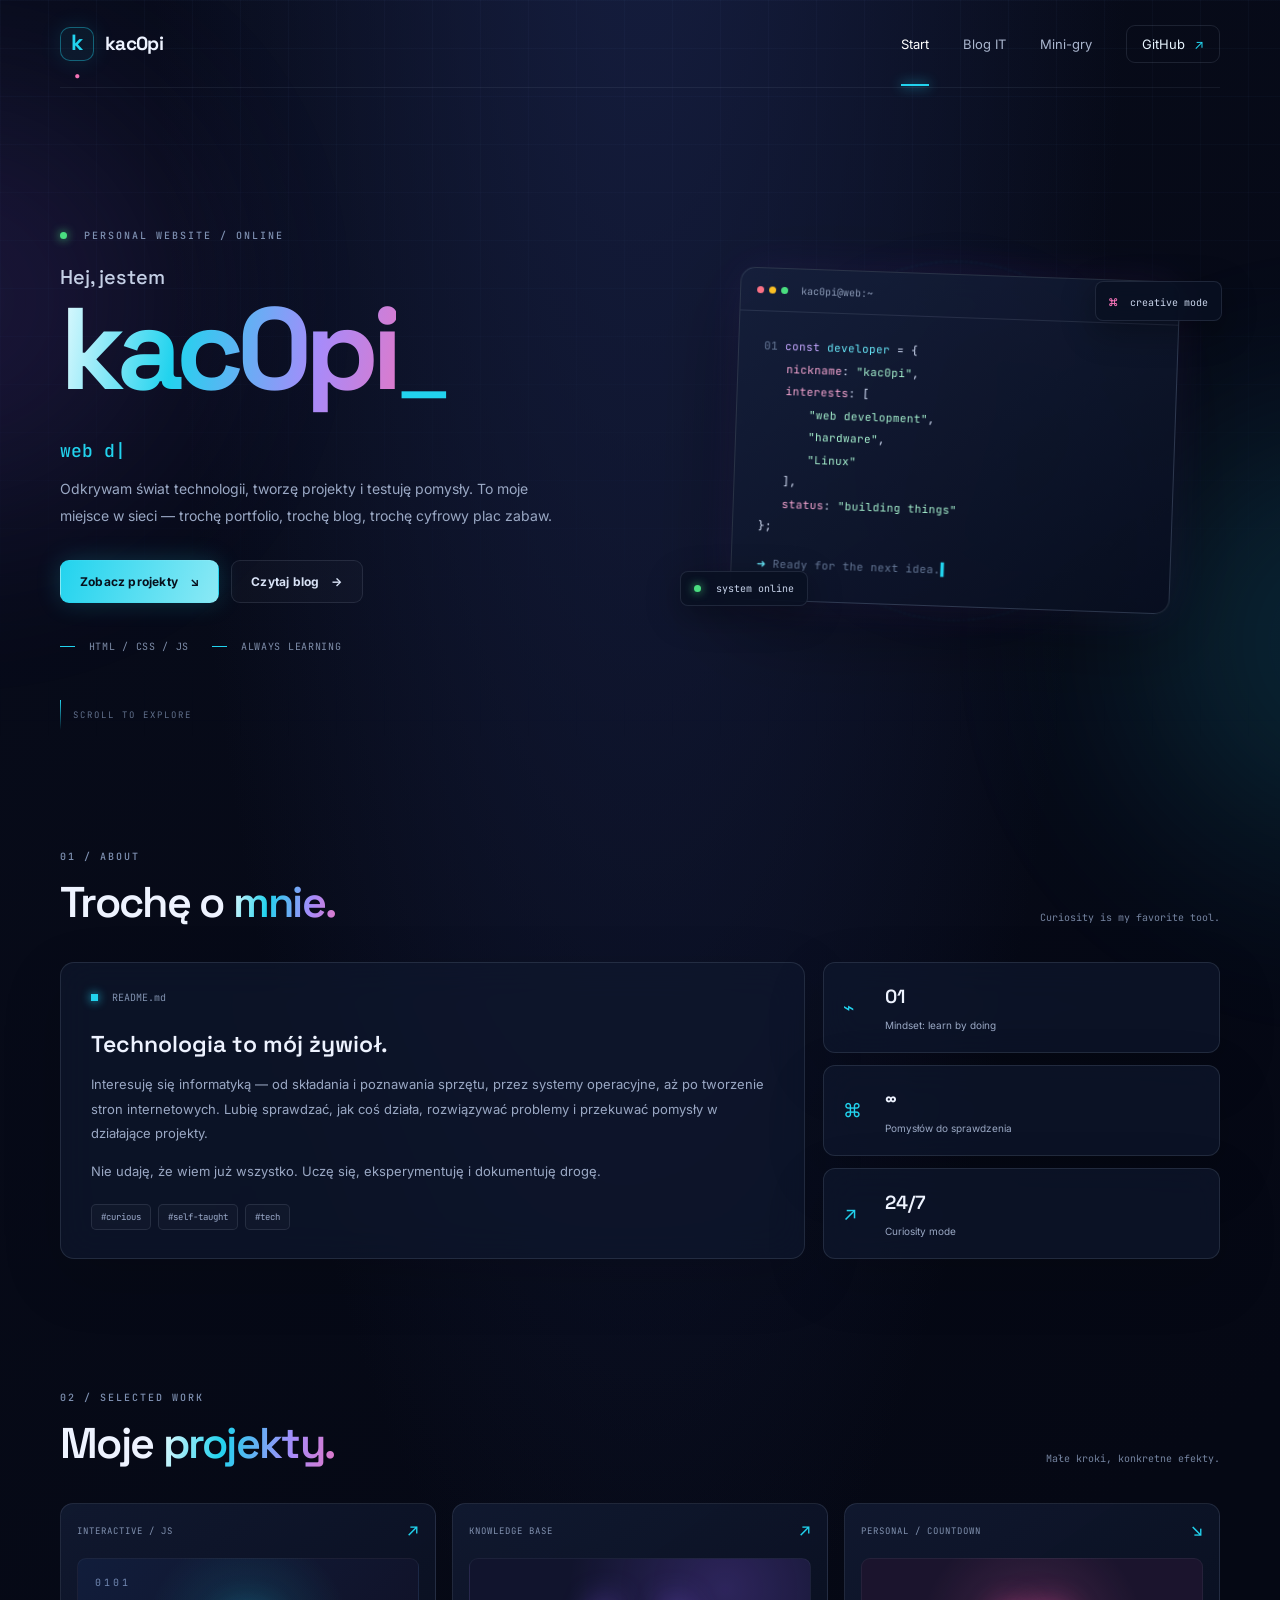
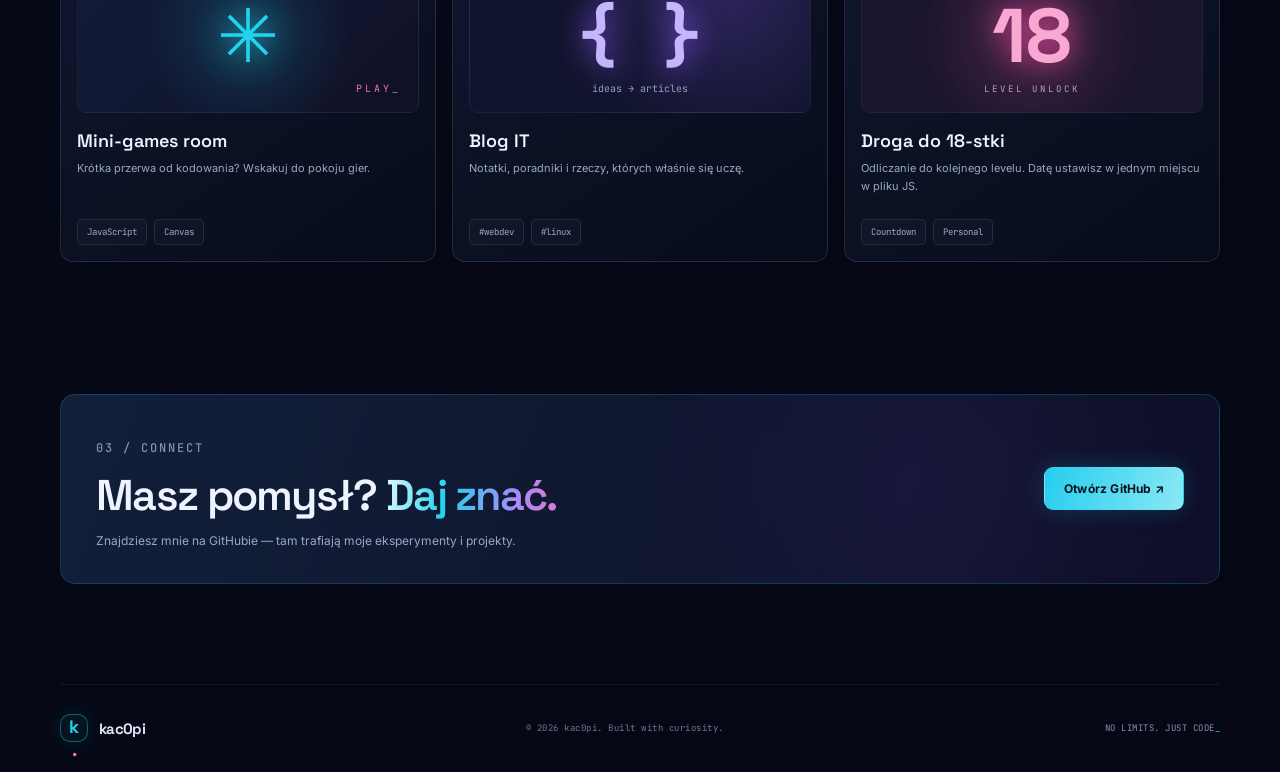
<file: index.html>
<!doctype html>
<html lang="pl">
<head>
  <meta charset="utf-8">
  <meta name="viewport" content="width=device-width, initial-scale=1">
  <meta name="theme-color" content="#070b18">
  <meta name="description" content="kac0pi — osobista strona, blog IT i mini-gry.">
  <title>kac0pi — personal space</title>
  <link rel="preconnect" href="https://fonts.googleapis.com">
  <link rel="preconnect" href="https://fonts.gstatic.com" crossorigin>
  <link href="https://fonts.googleapis.com/css2?family=Inter:wght@400;500;600;700&family=JetBrains+Mono:wght@400;500;600&family=Space+Grotesk:wght@400;500;600;700&display=swap" rel="stylesheet">
  <link rel="stylesheet" href="style.css">
  <script src="script.js" defer></script>
</head>
<body data-page="home">
  <div class="ambient ambient-one"></div><div class="ambient ambient-two"></div>
  <div class="site-shell">
    <header class="topbar">
      <a class="brand" href="index.html" aria-label="kac0pi — strona główna"><span class="brand-mark">k<span>.</span></span><span>kac0pi</span></a>
      <button class="menu-toggle" aria-label="Otwórz menu" aria-expanded="false"><span></span><span></span></button>
      <nav class="main-nav" aria-label="Główna nawigacja">
        <a class="active" href="index.html">Start</a><a href="blog.html">Blog IT</a><a href="gry.html">Mini-gry</a>
        <a class="nav-cta" href="https://github.com/" target="_blank" rel="noreferrer">GitHub <span>↗</span></a>
      </nav>
    </header>

    <main>
      <section class="hero section">
        <div class="hero-copy">
          <div class="eyebrow"><span class="status-dot"></span> PERSONAL WEBSITE / ONLINE</div>
          <p class="hero-kicker">Hej, jestem</p>
          <h1 class="hero-title"><span class="gradient-text">kac0pi</span><span class="cursor">_</span></h1>
          <p class="hero-subtitle"><span id="typing-text">IT enthusiast</span><span class="typing-caret">|</span></p>
          <p class="hero-description">Odkrywam świat technologii, tworzę projekty i testuję pomysły. To moje miejsce w sieci — trochę portfolio, trochę blog, trochę cyfrowy plac zabaw.</p>
          <div class="hero-actions"><a class="button button-primary" href="#projects">Zobacz projekty <span>↘</span></a><a class="button button-ghost" href="blog.html">Czytaj blog <span>→</span></a></div>
          <div class="hero-meta"><span><i class="meta-line"></i> HTML / CSS / JS</span><span><i class="meta-line"></i> Always learning</span></div>
        </div>
        <div class="hero-visual" aria-label="Dekoracyjna grafika terminala">
          <div class="orb orb-a"></div><div class="orb orb-b"></div>
          <div class="terminal-card">
            <div class="terminal-top"><div class="terminal-dots"><b></b><b></b><b></b></div><span>kac0pi@web:~</span><span class="terminal-lock">⌁</span></div>
            <div class="terminal-body">
              <p><span class="term-muted">01</span> <span class="term-purple">const</span> <span class="term-cyan">developer</span> = {</p>
              <p class="indent"><span class="term-pink">nickname</span>: <span class="term-green">"kac0pi"</span>,</p>
              <p class="indent"><span class="term-pink">interests</span>: [</p>
              <p class="indent2"><span class="term-green">"web development"</span>,</p>
              <p class="indent2"><span class="term-green">"hardware"</span>,</p>
              <p class="indent2"><span class="term-green">"Linux"</span></p>
              <p class="indent">],</p>
              <p class="indent"><span class="term-pink">status</span>: <span class="term-green">"building things"</span></p>
              <p>};</p>
              <p class="terminal-last"><span class="term-cyan">➜</span> <span class="term-muted">Ready for the next idea.</span><span class="blink">▌</span></p>
            </div>
          </div>
          <div class="float-chip chip-top"><span class="chip-icon">⌘</span> creative mode</div>
          <div class="float-chip chip-bottom"><span class="status-dot"></span> system online</div>
        </div>
        <div class="scroll-cue"><span></span> SCROLL TO EXPLORE</div>
      </section>

      <section class="section about-section" id="about">
        <div class="section-heading"><div><p class="eyebrow">01 / ABOUT</p><h2>Trochę o <span class="gradient-text">mnie.</span></h2></div><p class="section-aside">Curiosity is my favorite tool.</p></div>
        <div class="about-grid">
          <div class="about-panel glass-panel"><div class="panel-label"><span class="tiny-square"></span> README.md</div><h3>Technologia to mój żywioł.</h3><p>Interesuję się informatyką — od składania i poznawania sprzętu, przez systemy operacyjne, aż po tworzenie stron internetowych. Lubię sprawdzać, jak coś działa, rozwiązywać problemy i przekuwać pomysły w działające projekty.</p><p>Nie udaję, że wiem już wszystko. Uczę się, eksperymentuję i dokumentuję drogę.</p><div class="tag-row"><span class="tag">#curious</span><span class="tag">#self-taught</span><span class="tag">#tech</span></div></div>
          <div class="stats-column"><div class="stat-card glass-panel"><span class="stat-icon">⌁</span><strong>01</strong><span>Mindset: learn by doing</span></div><div class="stat-card glass-panel"><span class="stat-icon">⌘</span><strong>∞</strong><span>Pomysłów do sprawdzenia</span></div><div class="stat-card glass-panel"><span class="stat-icon">↗</span><strong>24/7</strong><span>Curiosity mode</span></div></div>
        </div>
      </section>

      <section class="section" id="projects">
        <div class="section-heading"><div><p class="eyebrow">02 / SELECTED WORK</p><h2>Moje <span class="gradient-text">projekty.</span></h2></div><p class="section-aside">Małe kroki, konkretne efekty.</p></div>
        <div class="project-grid">
          <a class="project-card project-featured" href="gry.html"><div class="project-top"><span class="project-type">INTERACTIVE / JS</span><span class="project-arrow">↗</span></div><div class="project-art art-games"><span class="pixel">0101</span><span class="game-symbol">✳</span><span class="pixel pixel-two">PLAY_</span></div><h3>Mini-games room</h3><p>Krótka przerwa od kodowania? Wskakuj do pokoju gier.</p><div class="tag-row"><span class="tag">JavaScript</span><span class="tag">Canvas</span></div></a>
          <a class="project-card" href="blog.html"><div class="project-top"><span class="project-type">KNOWLEDGE BASE</span><span class="project-arrow">↗</span></div><div class="project-art art-blog"><span class="code-bracket">{ }</span><span class="art-caption">ideas → articles</span></div><h3>Blog IT</h3><p>Notatki, poradniki i rzeczy, których właśnie się uczę.</p><div class="tag-row"><span class="tag">#webdev</span><span class="tag">#linux</span></div></a>
          <a class="project-card" href="https://kac0pi.github.io/osiemnastka/" target="_blank" rel="noopener noreferrer"><div class="project-top"><span class="project-type">PERSONAL / COUNTDOWN</span><span class="project-arrow">↘</span></div><div class="project-art art-countdown"><span class="count-number">18</span><span class="count-caption">LEVEL UNLOCK</span></div><h3>Droga do 18-stki</h3><p>Odliczanie do kolejnego levelu. Datę ustawisz w jednym miejscu w pliku JS.</p><div class="tag-row"><span class="tag">Countdown</span><span class="tag">Personal</span></div></a>
        </div>
</section>

      <section class="section contact-section"><div class="contact-card"><div><p class="eyebrow">03 / CONNECT</p><h2>Masz pomysł? <span class="gradient-text">Daj znać.</span></h2><p class="muted">Znajdziesz mnie na GitHubie — tam trafiają moje eksperymenty i projekty.</p></div><a class="button button-primary" href="https://github.com/" target="_blank" rel="noreferrer">Otwórz GitHub ↗</a><div class="contact-glow"></div></div></section>
    </main>
    <footer class="footer"><a class="brand footer-brand" href="index.html"><span class="brand-mark">k<span>.</span></span><span>kac0pi</span></a><span>© <span data-year></span> kac0pi. Built with curiosity.</span><span class="footer-right">NO LIMITS. JUST CODE<span class="footer-pulse">_</span></span></footer>
  </div>
</body>
</html>
</file>
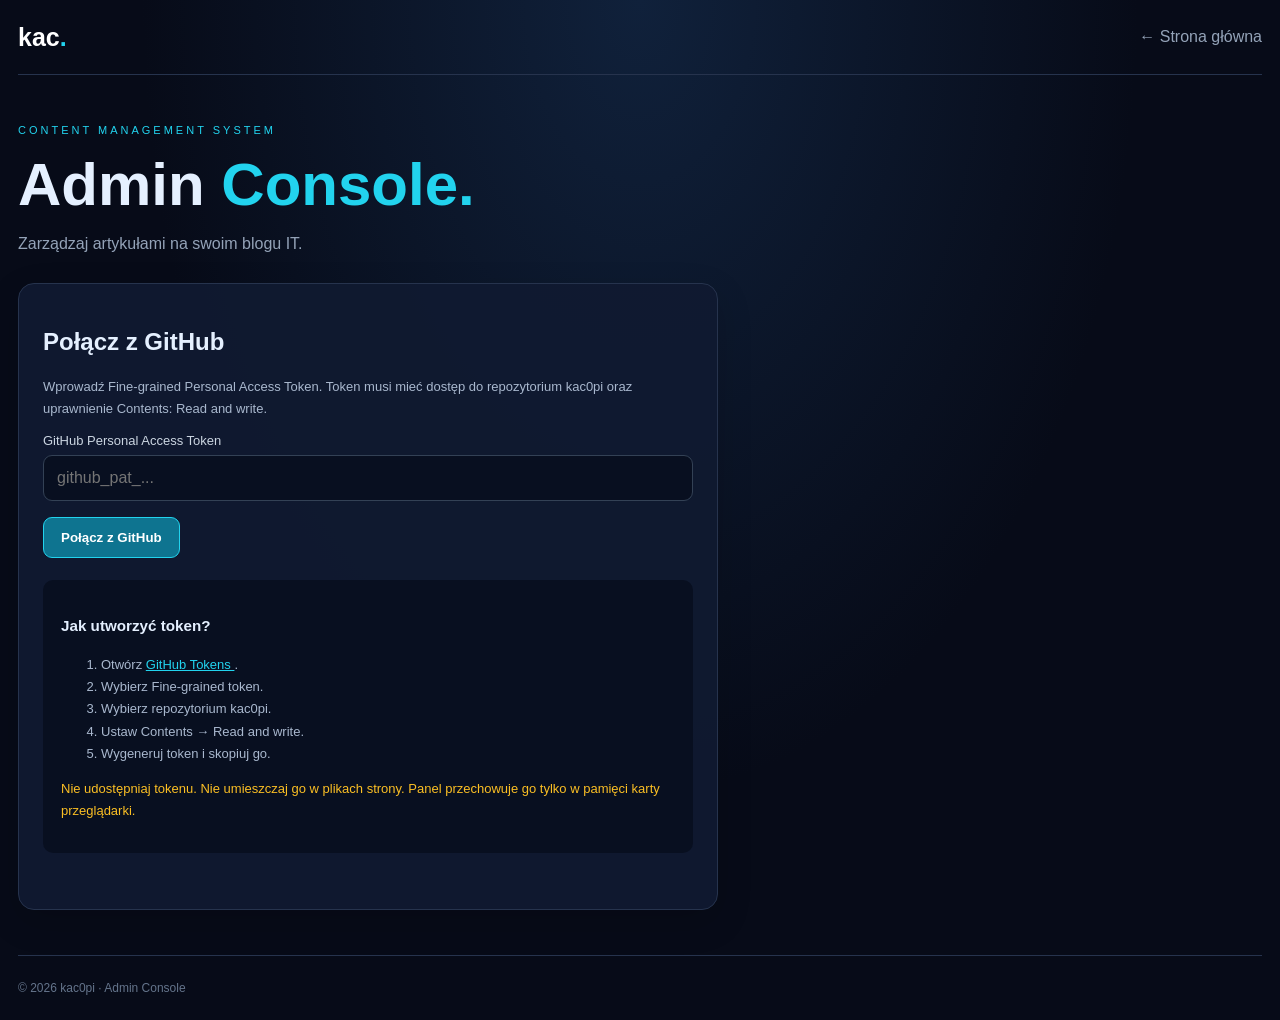
<file: admin/index.html>
<!DOCTYPE html>
<html lang="pl">
<head>
    <meta charset="UTF-8">
    <meta name="viewport" content="width=device-width, initial-scale=1.0">
    <meta name="robots" content="noindex,nofollow">
    <meta name="theme-color" content="#070b18">
    <title>Admin Console | kac0pi</title>
    <link rel="stylesheet" href="admin.css">
    <script src="admin.js" defer></script>
</head>
<body>
<div class="container">

    <header>
        <a href="../index.html" class="logo">kac<span>.</span></a>
        <a href="../index.html" class="back">← Strona główna</a>
    </header>

    <main>
        <section class="heading">
            <span class="eyebrow">CONTENT MANAGEMENT SYSTEM</span>
            <h1>Admin <span>Console.</span></h1>
            <p>Zarządzaj artykułami na swoim blogu IT.</p>
        </section>

        <!-- LOGOWANIE -->
        <section class="panel login" id="login">
            <h2>Połącz z GitHub</h2>
            <p>
                Wprowadź Fine-grained Personal Access Token.
                Token musi mieć dostęp do repozytorium kac0pi
                oraz uprawnienie Contents: Read and write.
            </p>

            <form id="loginForm">
                <label for="token">GitHub Personal Access Token</label>
                <input
                    type="password"
                    id="token"
                    placeholder="github_pat_..."
                    autocomplete="off"
                    required
                >
                <button type="submit" id="connect">
                    Połącz z GitHub
                </button>
            </form>

            <div class="help">
                <h3>Jak utworzyć token?</h3>
                <ol>
                    <li>
                        Otwórz
                        <a href="https://github.com/settings/personal-access-tokens/new"
                           target="_blank" rel="noopener noreferrer">
                            GitHub Tokens
                        </a>.
                    </li>
                    <li>Wybierz Fine-grained token.</li>
                    <li>Wybierz repozytorium kac0pi.</li>
                    <li>Ustaw Contents → Read and write.</li>
                    <li>Wygeneruj token i skopiuj go.</li>
                </ol>
                <p class="warning">
                    Nie udostępniaj tokenu. Nie umieszczaj go w plikach strony.
                    Panel przechowuje go tylko w pamięci karty przeglądarki.
                </p>
            </div>

            <div id="loginMessage" class="message"
                 role="status" aria-live="polite"></div>
        </section>

        <!-- GŁÓWNY PANEL -->
        <section id="workspace" hidden>

            <div class="toolbar panel">
                <div>
                    <strong>kac0pi / kac0pi</strong>
                    <small id="connectionStatus">Połączono</small>
                </div>
                <button type="button" class="secondary" id="logout">
                    Rozłącz
                </button>
            </div>

            <div class="layout">

                <!-- LISTA ARTYKUŁÓW -->
                <aside class="panel sidebar">
                    <div class="sidebar-heading">
                        <h2>Artykuły</h2>
                        <button type="button" id="newPost">+ Nowy</button>
                    </div>

                    <input
                        type="search"
                        id="search"
                        placeholder="Szukaj artykułu..."
                        aria-label="Szukaj artykułu"
                    >

                    <div id="postList" class="post-list">
                        <p class="muted">Brak załadowanych artykułów.</p>
                    </div>
                </aside>

                <!-- EDYTOR -->
                <section class="panel editor">
                    <h2 id="editorTitle">Nowy artykuł</h2>

                    <form id="postForm">
                        <label for="title">Tytuł artykułu</label>
                        <input
                            id="title"
                            required
                            maxlength="120"
                            placeholder="Np. Moja przygoda z Linuxem"
                        >

                        <div class="form-grid">
                            <div>
                                <label for="date">Data publikacji</label>
                                <input id="date" type="date" required>
                            </div>
                            <div>
                                <label for="category">Kategoria</label>
                                <input id="category" value="IT">
                            </div>
                        </div>

                        <label for="description">Krótki opis</label>
                        <input
                            id="description"
                            maxlength="220"
                            placeholder="Opis widoczny na liście wpisów"
                        >

                        <label for="tags">Tagi</label>
                        <input
                            id="tags"
                            placeholder="webdev, hardware, linux"
                        >

                        <label for="content">Treść artykułu (Markdown)</label>
                        <textarea
                            id="content"
                            required
                            placeholder="# Mój artykuł

Tutaj wpisz treść artykułu.

## Pierwszy nagłówek

Możesz używać Markdown:
- lista
- **pogrubienie**
- [link](https://example.com)"
                        ></textarea>

                        <div class="buttons">
                            <button type="button" class="secondary" id="preview">
                                Podgląd
                            </button>

                            <button
                                type="button"
                                class="danger"
                                id="deletePost"
                                hidden
                            >
                                Usuń artykuł
                            </button>

                            <button type="submit" id="save">
                                Zapisz i opublikuj
                            </button>
                        </div>
                    </form>

                    <div id="editorMessage" class="message"
                         role="status" aria-live="polite"></div>
                </section>
            </div>

            <!-- PODGLĄD -->
            <section class="panel preview-panel" id="previewPanel" hidden>
                <div class="preview-heading">
                    <h2>Podgląd artykułu</h2>
                    <button type="button" class="secondary" id="closePreview">
                        Zamknij
                    </button>
                </div>
                <article id="previewContent"></article>
            </section>

        </section>
    </main>

    <footer>
        © <span id="year"></span> kac0pi · Admin Console
    </footer>

</div>
</body>
</html>
</file>
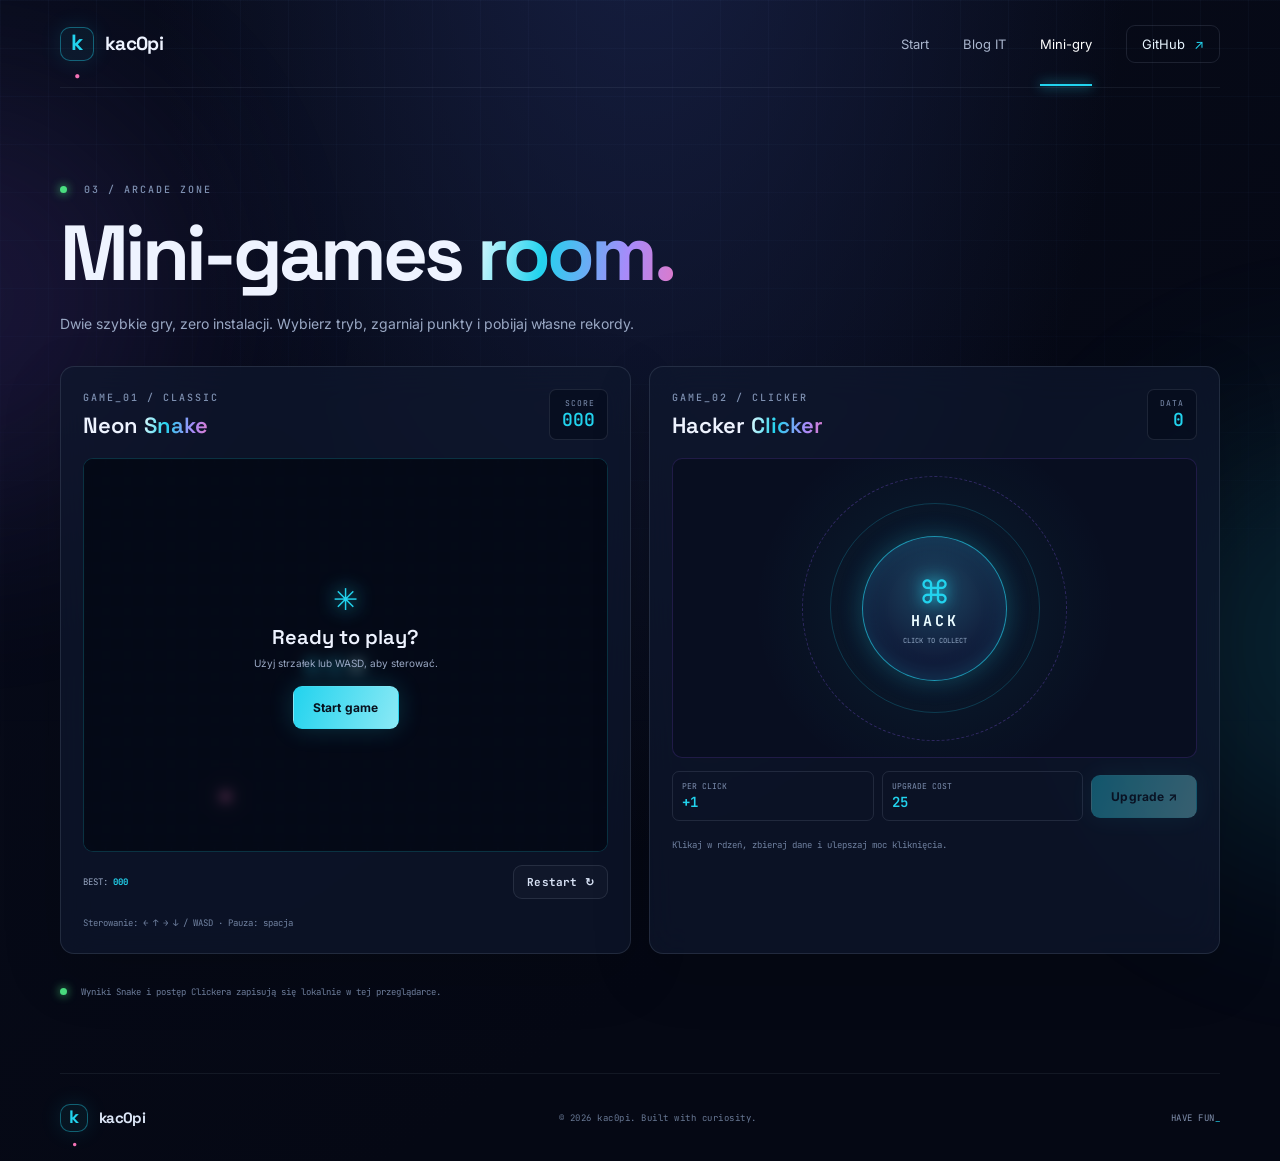
<file: gry.html>
<!doctype html>
<html lang="pl">
<head><meta charset="utf-8"><meta name="viewport" content="width=device-width, initial-scale=1"><meta name="theme-color" content="#070b18"><meta name="description" content="Mini-gry kac0pi — Snake i Hacker Clicker."><title>Mini-games room — kac0pi</title>
<link rel="preconnect" href="https://fonts.googleapis.com"><link rel="preconnect" href="https://fonts.gstatic.com" crossorigin><link href="https://fonts.googleapis.com/css2?family=Inter:wght@400;500;600;700&family=JetBrains+Mono:wght@400;500;600&family=Space+Grotesk:wght@400;500;600;700&display=swap" rel="stylesheet"><link rel="stylesheet" href="style.css"><script src="script.js" defer></script></head>
<body data-page="games"><div class="ambient ambient-one"></div><div class="ambient ambient-two"></div><div class="site-shell">
<header class="topbar"><a class="brand" href="index.html"><span class="brand-mark">k<span>.</span></span><span>kac0pi</span></a><button class="menu-toggle" aria-label="Otwórz menu" aria-expanded="false"><span></span><span></span></button><nav class="main-nav"><a href="index.html">Start</a><a href="blog.html">Blog IT</a><a class="active" href="gry.html">Mini-gry</a><a class="nav-cta" href="https://github.com/" target="_blank" rel="noreferrer">GitHub <span>↗</span></a></nav></header>
<main class="page-main games-main"><section class="page-hero"><p class="eyebrow"><span class="status-dot"></span> 03 / ARCADE ZONE</p><h1>Mini-games <span class="gradient-text">room.</span></h1><p>Dwie szybkie gry, zero instalacji. Wybierz tryb, zgarniaj punkty i pobijaj własne rekordy.</p></section>
<section class="games-grid">
  <article class="game-panel glass-panel snake-panel"><div class="game-heading"><div><p class="eyebrow">GAME_01 / CLASSIC</p><h2>Neon <span class="gradient-text">Snake</span></h2></div><div class="score-box"><span>SCORE</span><strong id="snake-score">000</strong></div></div><div class="snake-wrap"><canvas id="snake-canvas" width="480" height="360" aria-label="Plansza gry Snake"></canvas><div class="game-overlay" id="snake-overlay"><div><span class="overlay-symbol">✳</span><h3>Ready to play?</h3><p>Użyj strzałek lub WASD, aby sterować.</p><button class="button button-primary" id="snake-start">Start game</button></div></div></div><div class="game-controls"><span class="muted">BEST: <b id="snake-best">000</b></span><button class="button button-small button-ghost" id="snake-restart">Restart ↻</button></div><div class="mobile-pad"><button data-dir="up">↑</button><div><button data-dir="left">←</button><button data-dir="down">↓</button><button data-dir="right">→</button></div></div><p class="game-hint">Sterowanie: ← ↑ → ↓ / WASD · Pauza: spacja</p></article>
  <article class="game-panel glass-panel clicker-panel"><div class="game-heading"><div><p class="eyebrow">GAME_02 / CLICKER</p><h2>Hacker <span class="gradient-text">Clicker</span></h2></div><div class="score-box"><span>DATA</span><strong id="clicker-score">0</strong></div></div><div class="clicker-stage"><div class="clicker-ring ring-one"></div><div class="clicker-ring ring-two"></div><button class="core-button" id="hack-button" aria-label="Zbieraj dane"><span class="core-icon">⌘</span><span>HACK</span><small>CLICK TO COLLECT</small></button><div class="clicker-toast" id="clicker-toast">+1 DATA</div></div><div class="clicker-stats"><div><span>PER CLICK</span><strong id="click-power">+1</strong></div><div><span>UPGRADE COST</span><strong id="upgrade-cost">25</strong></div><button class="button button-primary" id="upgrade-button" disabled>Upgrade ↗</button></div><p class="game-hint">Klikaj w rdzeń, zbieraj dane i ulepszaj moc kliknięcia.</p></article>
</section><p class="games-footnote"><span class="status-dot"></span> Wyniki Snake i postęp Clickera zapisują się lokalnie w tej przeglądarce.</p></main>
<footer class="footer"><a class="brand footer-brand" href="index.html"><span class="brand-mark">k<span>.</span></span><span>kac0pi</span></a><span>© <span data-year></span> kac0pi. Built with curiosity.</span><span class="footer-right">HAVE FUN<span class="footer-pulse">_</span></span></footer></div></body></html>
</file>
<file: style.css>
/* kac0pi — cyber / tech-premium UI */
:root{--bg:#070b18;--bg2:#0b1022;--panel:rgba(16,24,47,.68);--line:rgba(148,163,184,.16);--text:#eef3ff;--muted:#9aa8c4;--cyan:#22d3ee;--purple:#8b5cf6;--pink:#f472b6;--mono:"JetBrains Mono",monospace;--display:"Space Grotesk",sans-serif;--body:"Inter",sans-serif}
*{box-sizing:border-box}html{scroll-behavior:smooth;scroll-padding-top:100px}body{margin:0;min-height:100vh;color:var(--text);font-family:var(--body);background:radial-gradient(ellipse at 50% -20%,#172044 0%,transparent 55%),linear-gradient(145deg,#080c1b,#050814 70%);overflow-x:hidden}body:before{content:"";position:fixed;inset:0;pointer-events:none;z-index:-1;background-image:linear-gradient(rgba(85,112,170,.055) 1px,transparent 1px),linear-gradient(90deg,rgba(85,112,170,.055) 1px,transparent 1px);background-size:48px 48px;mask-image:linear-gradient(to bottom,black,transparent 85%)}a{color:inherit;text-decoration:none}button,input{font:inherit}.ambient{position:fixed;width:420px;height:420px;border-radius:50%;filter:blur(110px);opacity:.14;pointer-events:none;z-index:-1}.ambient-one{background:var(--purple);top:10%;left:-250px}.ambient-two{background:var(--cyan);right:-280px;top:48%}.site-shell{width:min(1160px,calc(100% - 48px));margin:auto}.topbar{height:88px;display:flex;align-items:center;justify-content:space-between;border-bottom:1px solid rgba(148,163,184,.1);position:relative;z-index:10}.brand{display:inline-flex;align-items:center;gap:11px;font:700 19px var(--display);letter-spacing:-.7px}.brand-mark{width:34px;height:34px;display:grid;place-items:center;border:1px solid rgba(34,211,238,.4);border-radius:10px;color:var(--cyan);font:700 22px var(--display);box-shadow:0 0 22px rgba(34,211,238,.12);background:rgba(34,211,238,.06)}.brand-mark span{color:var(--pink)}.main-nav{display:flex;align-items:center;gap:34px;color:#aab6ce;font-size:13px}.main-nav a{transition:.2s}.main-nav a:hover,.main-nav a.active{color:#fff}.main-nav a.active{position:relative}.main-nav a.active:after{content:"";position:absolute;left:0;right:0;bottom:-34px;height:2px;background:var(--cyan);box-shadow:0 0 12px var(--cyan)}.main-nav .nav-cta{border:1px solid var(--line);padding:10px 15px;border-radius:9px;color:#e8f5ff}.nav-cta span{color:var(--cyan);margin-left:5px}.menu-toggle{display:none;background:none;border:0}.section{padding:112px 0 20px}.hero{min-height:650px;display:grid;grid-template-columns:1.05fr .95fr;align-items:center;gap:45px;position:relative;padding-top:76px}.eyebrow{font:500 10px var(--mono);letter-spacing:2px;color:#7f91b2;margin:0 0 22px}.status-dot{display:inline-block;width:7px;height:7px;border-radius:50%;background:#4ade80;box-shadow:0 0 10px #4ade80;margin-right:9px}.hero-kicker{font:500 20px var(--display);color:#c5d0e6;margin:0 0 3px}.hero-title{font:700 clamp(68px,10vw,116px)/.98 var(--display);letter-spacing:-7px;margin:0}.gradient-text{background:linear-gradient(100deg,#e9fbff 0%,var(--cyan) 35%,#a78bfa 75%,var(--pink) 110%);-webkit-background-clip:text;background-clip:text;color:transparent}.cursor{color:var(--cyan);font:400 .8em var(--mono);animation:blink 1s steps(2,start) infinite}.hero-subtitle{font:500 18px var(--mono);color:var(--cyan);margin:22px 0 13px;min-height:24px}.typing-caret{animation:blink .8s steps(2,start) infinite}.hero-description{max-width:500px;color:var(--muted);font-size:14px;line-height:1.9;margin:0}.hero-actions{display:flex;gap:12px;margin-top:30px;flex-wrap:wrap}.button{display:inline-flex;align-items:center;justify-content:center;gap:12px;padding:13px 19px;border-radius:9px;font-size:12px;font-weight:700;letter-spacing:.2px;border:1px solid transparent;cursor:pointer;transition:transform .2s,box-shadow .2s,background .2s}.button:hover{transform:translateY(-2px)}.button-primary{color:#07101d;background:linear-gradient(110deg,var(--cyan),#8be9f5);box-shadow:0 0 25px rgba(34,211,238,.2)}.button-primary:hover{box-shadow:0 0 32px rgba(34,211,238,.38)}.button-ghost{color:#d8e2f5;border-color:var(--line);background:rgba(255,255,255,.025)}.button-ghost:hover{border-color:rgba(34,211,238,.45)}.button-small{padding:9px 13px;font-size:11px}.hero-meta{display:flex;gap:23px;margin-top:37px;color:#7f8eaa;font:10px var(--mono);text-transform:uppercase;letter-spacing:.7px}.meta-line{display:inline-block;width:15px;height:1px;background:var(--cyan);vertical-align:middle;margin-right:7px}.hero-visual{min-height:420px;display:grid;place-items:center;position:relative}.terminal-card{width:min(100%,440px);position:relative;z-index:2;border:1px solid rgba(148,163,184,.22);border-radius:15px;background:linear-gradient(145deg,rgba(21,31,59,.88),rgba(7,13,30,.91));box-shadow:0 25px 90px rgba(0,0,0,.35),0 0 45px rgba(139,92,246,.11);backdrop-filter:blur(18px);transform:rotate(2deg)}.terminal-top{height:43px;border-bottom:1px solid var(--line);display:flex;align-items:center;padding:0 16px;gap:13px;color:#8b9ab6;font:10px var(--mono)}.terminal-dots{display:flex;gap:5px}.terminal-dots b{width:7px;height:7px;border-radius:50%;background:#fb7185}.terminal-dots b:nth-child(2){background:#fbbf24}.terminal-dots b:nth-child(3){background:#4ade80}.terminal-lock{margin-left:auto;color:var(--cyan)}.terminal-body{padding:23px 25px 25px;font:11px/2.05 var(--mono);color:#dce7ff}.terminal-body p{margin:0}.term-muted{color:#657796}.term-purple{color:#c4a7ff}.term-cyan{color:#67e8f9}.term-pink{color:#f9a8d4}.term-green{color:#a7f3d0}.indent{padding-left:23px}.indent2{padding-left:47px}.terminal-last{margin-top:15px!important}.blink{color:var(--cyan);animation:blink .8s steps(2,start) infinite}.orb{position:absolute;border-radius:50%;filter:blur(1px)}.orb-a{width:290px;height:290px;border:1px solid rgba(139,92,246,.22);box-shadow:inset 0 0 70px rgba(139,92,246,.07),0 0 90px rgba(139,92,246,.07)}.orb-b{width:360px;height:360px;border:1px dashed rgba(34,211,238,.13);animation:spin 45s linear infinite}.float-chip{position:absolute;z-index:3;padding:10px 13px;border:1px solid var(--line);border-radius:8px;background:rgba(9,16,34,.85);backdrop-filter:blur(12px);font:10px var(--mono);color:#c9d5eb;box-shadow:0 10px 35px #0005}.chip-top{top:50px;right:-2px}.chip-bottom{bottom:45px;left:-10px}.chip-icon{color:var(--pink);font-size:14px;margin-right:7px}.scroll-cue{position:absolute;bottom:8px;left:0;display:flex;align-items:center;gap:12px;font:9px var(--mono);letter-spacing:2px;color:#61708c}.scroll-cue span{height:30px;width:1px;background:linear-gradient(var(--cyan),transparent)}.section-heading{display:flex;align-items:end;justify-content:space-between;margin-bottom:32px}.section-heading h2,.contact-card h2{font:600 clamp(30px,4vw,43px) var(--display);letter-spacing:-1.7px;margin:0}.section-heading .eyebrow{margin-bottom:12px}.section-aside{font:10px var(--mono);color:#7584a0;margin:0 0 6px}.about-grid{display:grid;grid-template-columns:1.5fr .8fr;gap:18px}.glass-panel{background:var(--panel);border:1px solid rgba(148,163,184,.17);backdrop-filter:blur(18px);box-shadow:0 20px 60px rgba(0,0,0,.15)}.about-panel{padding:28px 30px;border-radius:14px}.panel-label{font:10px var(--mono);color:#8192b0;margin-bottom:25px}.tiny-square{display:inline-block;width:7px;height:7px;background:var(--cyan);box-shadow:0 0 10px var(--cyan);margin-right:8px}.about-panel h3{font:600 23px var(--display);margin:0 0 13px}.about-panel p{font-size:13px;line-height:1.9;color:var(--muted);max-width:680px}.tag-row{display:flex;gap:7px;flex-wrap:wrap;margin-top:20px}.tag{font:9px var(--mono);color:#9baaca;padding:6px 9px;border:1px solid rgba(148,163,184,.16);border-radius:5px;background:rgba(255,255,255,.025)}.stats-column{display:grid;gap:12px}.stat-card{border-radius:12px;padding:17px 19px;display:grid;grid-template-columns:32px 1fr;align-items:center;column-gap:10px}.stat-icon{grid-row:span 2;color:var(--cyan);font-size:19px}.stat-card strong{font:600 19px var(--display)}.stat-card span:last-child{font-size:10px;color:var(--muted);margin-top:3px}.project-grid{display:grid;grid-template-columns:repeat(3,1fr);gap:16px}.project-card{display:block;padding:16px;border:1px solid var(--line);border-radius:13px;background:linear-gradient(145deg,rgba(19,29,54,.78),rgba(8,13,28,.85));transition:.25s;min-width:0}.project-card:hover{transform:translateY(-5px);border-color:rgba(34,211,238,.4);box-shadow:0 15px 45px rgba(34,211,238,.08)}.project-top{display:flex;justify-content:space-between;align-items:center;font:9px var(--mono);letter-spacing:1px;color:#8292b0}.project-arrow{font-size:17px;color:var(--cyan)}.project-art{height:155px;border-radius:9px;margin:16px 0;display:grid;place-items:center;position:relative;overflow:hidden;background:#101a35;border:1px solid rgba(148,163,184,.09)}.art-games{background:radial-gradient(circle at center,rgba(34,211,238,.17),transparent 55%),linear-gradient(135deg,#111d3b,#101025)}.game-symbol{font-size:74px;color:var(--cyan);text-shadow:0 0 35px var(--cyan)}.pixel{position:absolute;top:17px;left:17px;color:#7187b1;font:10px var(--mono);letter-spacing:3px}.pixel-two{top:auto;left:auto;bottom:17px;right:17px;color:var(--pink)}.art-blog{background:radial-gradient(circle at 75% 20%,rgba(139,92,246,.23),transparent 55%),#11142d}.code-bracket{font:700 70px var(--mono);color:#c4b5fd;text-shadow:0 0 30px #8b5cf6}.art-caption{position:absolute;bottom:17px;font:10px var(--mono);color:#91a1c1}.art-countdown{background:radial-gradient(circle,rgba(244,114,182,.18),transparent 60%),#1b142d}.count-number{font:700 76px var(--display);color:#f9a8d4;text-shadow:0 0 30px #ec4899}.count-caption{position:absolute;bottom:17px;font:9px var(--mono);letter-spacing:3px;color:#b4a0c8}.project-card h3{font:600 18px var(--display);margin:0 0 7px}.project-card>p{font-size:11px;line-height:1.7;color:var(--muted);min-height:40px;margin:0}.countdown-panel{margin-top:18px;border-radius:13px;padding:23px 27px;display:flex;align-items:center;justify-content:space-between;gap:20px}.countdown-panel .eyebrow{margin-bottom:8px}.countdown-panel h3{font:600 20px var(--display);margin:0 0 6px}.muted{color:var(--muted)}.countdown-panel p{font-size:11px;margin:0}.countdown-panel code{font:10px var(--mono);color:var(--cyan)}.countdown-values{display:flex;gap:9px}.countdown-values div{min-width:62px;text-align:center;padding:11px 8px;border:1px solid var(--line);border-radius:8px;background:#0b1227}.countdown-values strong{display:block;font:600 22px var(--mono);color:var(--cyan)}.countdown-values span{font:8px var(--mono);color:#7182a2}.contact-section{padding-bottom:100px}.contact-card{position:relative;overflow:hidden;padding:35px;border:1px solid rgba(34,211,238,.2);border-radius:15px;background:linear-gradient(110deg,rgba(19,34,61,.92),rgba(16,16,42,.9));display:flex;align-items:center;justify-content:space-between;gap:25px}.contact-card .eyebrow{margin-bottom:12px}.contact-card p{font-size:12px;margin:10px 0 0}.contact-glow{position:absolute;width:250px;height:250px;border-radius:50%;background:var(--purple);filter:blur(110px);opacity:.13;right:15%;pointer-events:none}.footer{min-height:88px;border-top:1px solid rgba(148,163,184,.1);display:flex;align-items:center;justify-content:space-between;gap:18px;color:#687894;font:9px var(--mono);letter-spacing:.5px}.footer-brand{color:#dce6f7;font-size:15px}.footer-brand .brand-mark{width:28px;height:28px;font-size:18px}.footer-right{color:#8190ad}.footer-pulse{color:var(--cyan);animation:blink 1s steps(2,start) infinite}.page-main{min-height:calc(100vh - 176px)}.page-hero{padding:95px 0 45px}.page-hero .eyebrow{margin-bottom:17px}.page-hero h1{font:700 clamp(48px,8vw,78px)/1.05 var(--display);letter-spacing:-4px;margin:0}.page-hero>p:not(.eyebrow){color:var(--muted);font-size:14px;line-height:1.8;max-width:620px;margin:16px 0 0}.blog-toolbar{margin-top:35px;display:flex;justify-content:space-between;align-items:center;gap:15px;flex-wrap:wrap}.search-wrap{height:42px;display:flex;align-items:center;gap:10px;padding:0 13px;border:1px solid var(--line);border-radius:8px;background:rgba(12,20,40,.75);color:var(--cyan);min-width:240px}.search-wrap input{background:none;border:0;outline:0;color:var(--text);font-size:11px;width:100%}.search-wrap input::placeholder{color:#647493}.filter-list{display:flex;gap:7px;flex-wrap:wrap}.filter-chip{border:1px solid var(--line);border-radius:6px;background:transparent;color:#94a3bd;padding:9px 12px;font:10px var(--mono);cursor:pointer}.filter-chip.active,.filter-chip:hover{border-color:rgba(34,211,238,.4);color:var(--cyan);background:rgba(34,211,238,.06)}.blog-content{padding-bottom:38px}.post-grid{display:grid;grid-template-columns:repeat(3,1fr);gap:16px}.post-card{overflow:hidden;border:1px solid var(--line);border-radius:12px;background:rgba(13,21,42,.76);transition:.2s;cursor:pointer}.post-card:hover{transform:translateY(-4px);border-color:rgba(139,92,246,.45);box-shadow:0 15px 40px rgba(139,92,246,.08)}.post-card-art{height:145px;background:radial-gradient(circle at 70% 30%,rgba(34,211,238,.18),transparent 45%),linear-gradient(135deg,#151d3a,#101225);display:flex;align-items:center;justify-content:space-between;padding:20px;color:#b7c5e1}.post-card-art span{font:12px var(--mono);color:var(--cyan)}.post-card-art b{font:10px var(--mono);letter-spacing:2px;color:#8192b0}.post-card-body{padding:19px}.post-meta{font:9px var(--mono);letter-spacing:1px;color:var(--cyan);margin:0 0 11px}.post-card h2{font:600 18px var(--display);margin:0 0 9px}.post-card-body>p:not(.post-meta){font-size:11px;line-height:1.75;color:var(--muted);min-height:39px;margin:0}.post-card .tag-row{margin-top:15px}.empty-state{color:var(--muted);padding:40px;text-align:center}.newsletter-note{border-radius:12px;padding:19px 22px;display:flex;gap:15px;align-items:center;margin:5px 0 80px}.note-icon{font-size:25px;color:var(--cyan)}.newsletter-note strong{font:600 13px var(--display)}.newsletter-note p{font-size:11px;margin:5px 0 0}.article-dialog{width:min(820px,calc(100% - 28px));max-height:88vh;border:1px solid rgba(148,163,184,.25);border-radius:15px;padding:0;background:#0b1225;color:var(--text);box-shadow:0 25px 100px #000b}.article-dialog::backdrop{background:rgba(1,4,13,.82);backdrop-filter:blur(8px)}.dialog-top{position:sticky;top:0;background:rgba(11,18,37,.95);backdrop-filter:blur(15px);padding:18px 25px;border-bottom:1px solid var(--line);display:flex;justify-content:space-between;align-items:center}.dialog-top .eyebrow{margin:0}.dialog-close{border:1px solid var(--line);background:#111c35;color:#fff;width:32px;height:32px;border-radius:8px;font-size:20px;cursor:pointer}.article-content{padding:30px clamp(20px,5vw,55px) 55px;font-size:14px;line-height:1.9;color:#bdc9de}.article-content h1,.article-content h2,.article-content h3{font-family:var(--display);color:#f0f5ff;line-height:1.25}.article-content h1{font-size:34px}.article-content h2{font-size:24px;margin-top:32px}.article-content a{color:var(--cyan);text-decoration:underline}.article-content pre{overflow:auto;padding:18px;border:1px solid var(--line);border-radius:9px;background:#060b18;font:12px/1.7 var(--mono)}.article-content code{font-family:var(--mono);font-size:.9em;color:#8be9f5}.article-content pre code{color:inherit}.article-content blockquote{border-left:2px solid var(--purple);padding-left:18px;color:#96a5c1;margin-left:0}.games-main .page-hero{padding-bottom:30px}.games-grid{display:grid;grid-template-columns:1fr 1fr;gap:18px;padding-bottom:22px}.game-panel{border-radius:14px;padding:22px;min-width:0}.game-heading{display:flex;justify-content:space-between;align-items:center;margin-bottom:18px}.game-heading .eyebrow{margin-bottom:7px}.game-heading h2{font:600 22px var(--display);margin:0}.score-box{text-align:right;padding:8px 12px;border:1px solid var(--line);border-radius:7px;background:rgba(4,10,25,.55)}.score-box span{display:block;font:8px var(--mono);color:#7f91b2;letter-spacing:1px}.score-box strong{font:600 18px var(--mono);color:var(--cyan)}.snake-wrap{position:relative;background:#050a17;border:1px solid rgba(34,211,238,.2);border-radius:10px;overflow:hidden;aspect-ratio:4/3}.snake-wrap canvas{width:100%;height:100%;display:block}.game-overlay{position:absolute;inset:0;background:rgba(5,10,23,.83);backdrop-filter:blur(5px);display:grid;place-items:center;text-align:center;padding:15px}.game-overlay.hidden{display:none}.game-overlay h3{font:600 20px var(--display);margin:7px 0}.game-overlay p{font-size:10px;color:var(--muted);margin:0 0 17px}.overlay-symbol{font-size:30px;color:var(--cyan);text-shadow:0 0 20px var(--cyan)}.game-controls{display:flex;justify-content:space-between;align-items:center;margin-top:13px;font:9px var(--mono)}.game-controls b{color:var(--cyan)}.game-hint{font:9px var(--mono);color:#7182a1;line-height:1.7;margin:17px 0 0}.mobile-pad{display:none}.clicker-stage{height:300px;position:relative;display:grid;place-items:center;overflow:hidden;background:radial-gradient(circle,rgba(34,211,238,.08),transparent 60%),#080e20;border:1px solid rgba(139,92,246,.18);border-radius:10px}.clicker-ring{position:absolute;border:1px solid rgba(34,211,238,.2);border-radius:50%;width:210px;height:210px}.ring-two{width:265px;height:265px;border-style:dashed;border-color:rgba(139,92,246,.3);animation:spin 25s linear infinite}.core-button{z-index:2;width:145px;height:145px;border-radius:50%;border:1px solid rgba(34,211,238,.65);background:radial-gradient(circle at 50% 35%,#1c4561,#101a38 65%);box-shadow:0 0 25px rgba(34,211,238,.25),inset 0 0 25px rgba(34,211,238,.18);color:#e9fbff;display:flex;flex-direction:column;align-items:center;justify-content:center;cursor:pointer;transition:.12s}.core-button:hover{transform:scale(1.04);box-shadow:0 0 40px rgba(34,211,238,.4)}.core-button:active{transform:scale(.96)}.core-icon{font-size:32px;color:var(--cyan);text-shadow:0 0 15px var(--cyan)}.core-button>span:nth-child(2){font:700 15px var(--mono);letter-spacing:3px}.core-button small{font:7px var(--mono);color:#91a7c4;margin-top:5px}.clicker-toast{position:absolute;z-index:3;top:30%;left:50%;transform:translateX(-50%);color:var(--cyan);font:600 13px var(--mono);opacity:0;pointer-events:none}.clicker-toast.show{animation:floatup .65s ease-out}.clicker-stats{display:grid;grid-template-columns:1fr 1fr auto;gap:8px;align-items:center;margin-top:13px}.clicker-stats>div{border:1px solid var(--line);border-radius:7px;padding:9px}.clicker-stats span{display:block;font:8px var(--mono);color:#7f91b2}.clicker-stats strong{font:600 14px var(--mono);color:var(--cyan)}.clicker-stats button:disabled{opacity:.35;cursor:not-allowed;transform:none}.games-footnote{font:9px var(--mono);color:#7182a1;margin:10px 0 75px}
@keyframes blink{to{visibility:hidden}}@keyframes spin{to{transform:rotate(360deg)}}@keyframes floatup{0%{opacity:0;transform:translate(-50%,10px)}20%{opacity:1}100%{opacity:0;transform:translate(-50%,-45px)}}
@media(max-width:850px){.hero{grid-template-columns:1fr;gap:10px;padding-top:75px}.hero-visual{min-height:370px}.scroll-cue{display:none}.about-grid{grid-template-columns:1fr}.stats-column{grid-template-columns:repeat(3,1fr)}.project-grid,.post-grid{grid-template-columns:repeat(2,1fr)}.games-grid{grid-template-columns:1fr}.page-hero{padding-top:75px}.footer-right{display:none}}
@media(max-width:600px){.site-shell{width:min(100% - 32px,1160px)}.topbar{height:70px}.menu-toggle{display:flex;flex-direction:column;gap:5px;padding:10px}.menu-toggle span{display:block;width:22px;height:2px;background:var(--cyan)}.main-nav{display:none;position:absolute;top:69px;left:-16px;right:-16px;padding:20px 24px;background:rgba(7,12,27,.97);border-bottom:1px solid var(--line);flex-direction:column;align-items:stretch;gap:20px}.main-nav.open{display:flex}.main-nav a.active:after{display:none}.main-nav .nav-cta{text-align:center}.hero{min-height:auto;padding:75px 0 55px}.hero-title{font-size:clamp(66px,19vw,100px);letter-spacing:-5px}.hero-kicker{font-size:17px}.hero-description{font-size:13px}.hero-visual{min-height:330px;margin:10px -5px 0}.terminal-card{transform:none}.terminal-body{font-size:9px;padding:18px}.orb-a{width:230px;height:230px}.orb-b{width:290px;height:290px}.chip-top{right:0;top:22px}.chip-bottom{left:0;bottom:15px}.section{padding:75px 0 15px}.section-heading{display:block}.section-aside{margin-top:12px}.about-panel{padding:22px}.stats-column{grid-template-columns:1fr}.project-grid,.post-grid{grid-template-columns:1fr}.project-art{height:170px}.countdown-panel{align-items:flex-start;flex-direction:column;padding:20px}.countdown-values{width:100%;gap:6px}.countdown-values div{flex:1;min-width:0}.countdown-values strong{font-size:17px}.contact-card{padding:25px;align-items:flex-start;flex-direction:column}.contact-card h2{font-size:30px}.contact-section{padding-bottom:65px}.footer{padding:18px 0;flex-wrap:wrap;justify-content:space-between}.footer>span:nth-child(2){order:3;width:100%}.page-hero{padding:65px 0 32px}.page-hero h1{letter-spacing:-2px}.page-hero>p:not(.eyebrow){font-size:12px}.blog-toolbar{align-items:stretch}.search-wrap{width:100%}.filter-list{width:100%}.filter-chip{flex:1}.newsletter-note{margin-bottom:55px}.game-panel{padding:15px}.game-heading h2{font-size:19px}.clicker-stage{height:265px}.clicker-stats{grid-template-columns:1fr 1fr}.clicker-stats button{grid-column:1/-1}.mobile-pad{display:flex;flex-direction:column;align-items:center;gap:5px;margin-top:12px}.mobile-pad div{display:flex;gap:5px}.mobile-pad button{width:42px;height:34px;border:1px solid var(--line);border-radius:6px;background:#111b34;color:var(--cyan);font:16px var(--mono)}.game-hint{font-size:8px}.article-content{padding:22px 18px 35px}.article-content h1{font-size:27px}}
@media(prefers-reduced-motion:reduce){*,*:before,*:after{scroll-behavior:auto!important;animation-duration:.01ms!important;animation-iteration-count:1!important;transition-duration:.01ms!important}}

.countdown-unset{font:10px var(--mono);color:var(--pink);padding:13px 16px;border:1px dashed rgba(244,114,182,.3);border-radius:8px;letter-spacing:1px}
</file>
<file: admin/admin.css>
* {
    box-sizing: border-box;
}

:root {
    color-scheme: dark;
    --bg: #070b18;
    --panel: #101a30;
    --panel-dark: #080f20;
    --border: #26334d;
    --text: #e5f0ff;
    --muted: #94a3b8;
    --cyan: #22d3ee;
    --green: #86efac;
    --red: #fca5a5;
}

body {
    margin: 0;
    background:
        radial-gradient(ellipse at 50% 0%, #10213b 0%, transparent 55%),
        var(--bg);
    color: var(--text);
    font-family: Arial, sans-serif;
    min-height: 100vh;
}

.container {
    max-width: 1400px;
    width: calc(100% - 36px);
    margin: auto;
}

header {
    height: 75px;
    display: flex;
    justify-content: space-between;
    align-items: center;
    border-bottom: 1px solid var(--border);
}

.logo {
    color: white;
    font-size: 25px;
    font-weight: bold;
    text-decoration: none;
}

.logo span,
h1 span {
    color: var(--cyan);
}

.back {
    color: var(--muted);
    text-decoration: none;
    transition: color .2s;
}

.back:hover {
    color: var(--cyan);
}

main {
    padding: 45px 0;
}

.heading {
    margin-bottom: 30px;
}

.eyebrow {
    color: var(--cyan);
    font-size: 11px;
    letter-spacing: 3px;
}

h1 {
    font-size: clamp(36px, 6vw, 60px);
    margin: 12px 0;
}

.heading p,
.muted {
    color: var(--muted);
}

.panel {
    background: rgba(16, 26, 48, .96);
    border: 1px solid var(--border);
    border-radius: 16px;
    padding: 24px;
    box-shadow: 0 12px 35px rgba(0, 0, 0, .15);
}

.login {
    max-width: 700px;
}

.login p,
.help {
    color: #a9b8ce;
    font-size: 13px;
    line-height: 1.7;
}

.help {
    margin-top: 22px;
    background: var(--panel-dark);
    padding: 18px;
    border-radius: 10px;
}

.help h3 {
    color: var(--text);
}

.help a {
    color: var(--cyan);
}

.warning {
    color: #fbbf24 !important;
}

input,
textarea {
    width: 100%;
    padding: 13px;
    margin: 7px 0 16px;
    border-radius: 9px;
    border: 1px solid #334155;
    background: var(--panel-dark);
    color: white;
    outline: none;
    font: inherit;
    transition: border-color .2s, box-shadow .2s;
}

input:focus,
textarea:focus {
    border-color: var(--cyan);
    box-shadow: 0 0 0 3px rgba(34, 211, 238, .1);
}

textarea {
    min-height: 340px;
    resize: vertical;
    font-family: Consolas, monospace;
    line-height: 1.6;
}

label {
    display: block;
    font-size: 13px;
    margin-top: 12px;
    color: #cbd5e1;
}

button {
    border: 1px solid var(--cyan);
    background: #0e7490;
    color: white;
    padding: 12px 17px;
    border-radius: 9px;
    cursor: pointer;
    font-weight: bold;
    transition: background .2s, transform .2s, opacity .2s;
}

button:hover:not(:disabled) {
    background: #0891b2;
    transform: translateY(-1px);
}

button:disabled {
    opacity: .55;
    cursor: wait;
}

.secondary {
    background: transparent;
    border-color: #334155;
}

.secondary:hover:not(:disabled) {
    background: #1e293b;
}

.danger {
    background: #7f1d1d;
    border-color: #ef4444;
}

.danger:hover:not(:disabled) {
    background: #991b1b;
}

.toolbar {
    display: flex;
    align-items: center;
    justify-content: space-between;
    margin-bottom: 18px;
}

.toolbar small {
    display: block;
    color: var(--muted);
    margin-top: 6px;
}

.layout {
    display: grid;
    grid-template-columns: 300px minmax(0, 1fr);
    gap: 18px;
    align-items: start;
}

.sidebar-heading,
.preview-heading {
    display: flex;
    justify-content: space-between;
    align-items: center;
    gap: 10px;
}

.sidebar h2,
.editor h2 {
    margin-top: 0;
}

.post-list {
    display: grid;
    gap: 8px;
    margin-top: 15px;
    max-height: 600px;
    overflow-y: auto;
}

.post-item {
    text-align: left;
    background: var(--panel-dark);
    border: 1px solid var(--border);
    width: 100%;
    overflow-wrap: anywhere;
}

.post-item.active {
    border-color: var(--cyan);
    background: #10253b;
}

.post-item small {
    display: block;
    color: var(--muted);
    margin-top: 5px;
}

.form-grid {
    display: grid;
    grid-template-columns: 1fr 1fr;
    gap: 12px;
}

.buttons {
    display: flex;
    flex-wrap: wrap;
    gap: 10px;
    margin-top: 15px;
}

.message {
    min-height: 20px;
    margin-top: 12px;
    font-size: 13px;
    color: var(--green);
    line-height: 1.5;
    overflow-wrap: anywhere;
}

.message.error {
    color: var(--red);
}

.preview-panel {
    margin-top: 20px;
}

#previewContent {
    margin-top: 18px;
    padding: 18px;
    border-radius: 10px;
    background: var(--panel-dark);
    color: #dbeafe;
    white-space: pre-wrap;
    overflow-wrap: anywhere;
    line-height: 1.7;
}

footer {
    padding: 25px 0;
    border-top: 1px solid var(--border);
    color: #64748b;
    font-size: 12px;
}

[hidden] {
    display: none !important;
}

@media (max-width: 850px) {
    .layout {
        grid-template-columns: 1fr;
    }

    .post-list {
        max-height: 300px;
    }
}

@media (max-width: 550px) {
    .container {
        width: calc(100% - 24px);
    }

    .panel {
        padding: 16px;
    }

    .form-grid {
        grid-template-columns: 1fr;
        gap: 0;
    }

    .buttons button {
        flex: 1 1 100%;
    }

    .toolbar {
        gap: 12px;
    }

    main {
        padding: 30px 0;
    }
}
</file>
